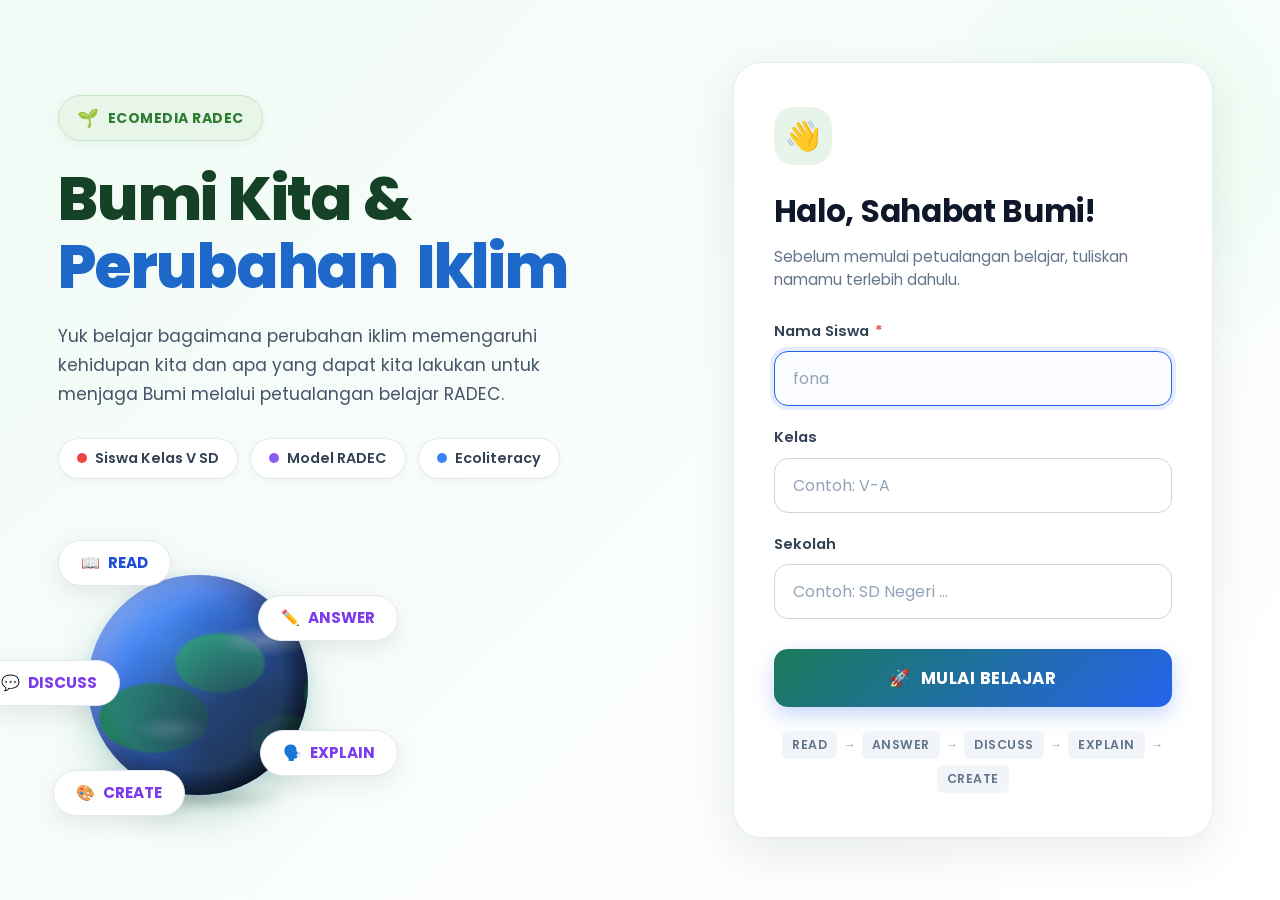
<file: index.html>
<!DOCTYPE html>
<html lang="id">
<head>
  <meta charset="UTF-8">
  <meta name="viewport" content="width=device-width, initial-scale=1.0">
  <title>ECOMEDIA RADEC — Bumi Kita &amp; Perubahan Iklim</title>
  
  <!-- Favicon / Meta -->
  <meta name="description" content="Media Pembelajaran Interaktif Siswa Kelas V SD Berbasis Model RADEC dan Ecoliteracy">
  
  <!-- Google Fonts: Poppins -->
  <link rel="preconnect" href="https://fonts.googleapis.com">
  <link rel="preconnect" href="https://fonts.gstatic.com" crossorigin>
  <link href="https://fonts.googleapis.com/css2?family=Poppins:ital,wght@0,300;0,400;0,500;0,600;0,700;0,800;1,400&display=swap" rel="stylesheet">
  
  <!-- Stylesheet -->
  <link rel="stylesheet" href="style.css">
</head>
<body>

  <!-- ======================================================== -->
  <!-- 1. HALAMAN AWAL (HOMEPAGE)                               -->
  <!-- ======================================================== -->
  <section id="page-home" class="page active" aria-label="Halaman Awal">
    <div class="home-container">
      
      <!-- Kolom Kiri -->
      <div class="home-left">
        <!-- Badge Pill Header -->
        <div class="badge-pill-eco">
          <span class="leaf-icon">🌱</span>
          <span>ECOMEDIA RADEC</span>
        </div>

        <!-- Heading 1 -->
        <h1 class="home-main-heading">
          <span class="text-forest">Bumi Kita &amp;</span>
          <span class="text-ocean">Perubahan</span>
          <span class="text-ocean">Iklim</span>
        </h1>

        <!-- Deskripsi Pengantar -->
        <p class="home-description">
          Yuk belajar bagaimana perubahan iklim memengaruhi kehidupan kita dan apa yang dapat kita lakukan untuk menjaga Bumi melalui petualangan belajar RADEC.
        </p>

        <!-- 3 Badge Pill Sejajar -->
        <div class="home-pills-row">
          <span class="pill-item pill-student">
            <span class="pill-dot red-dot"></span>
            Siswa Kelas V SD
          </span>
          <span class="pill-item pill-model">
            <span class="pill-dot purple-dot"></span>
            Model RADEC
          </span>
          <span class="pill-item pill-ecoliteracy">
            <span class="pill-dot blue-dot"></span>
            Ecoliteracy
          </span>
        </div>

        <!-- Ilustrasi Bola Dunia & Floating Badge -->
        <div class="globe-showcase-area">
          <div class="floating-pill pill-read-float">
            <span>📖</span> READ
          </div>
          <div class="floating-pill pill-answer-float">
            <span>✏️</span> ANSWER
          </div>
          <div class="floating-pill pill-discuss-float">
            <span>💬</span> DISCUSS
          </div>
          <div class="floating-pill pill-explain-float">
            <span>🗣️</span> EXPLAIN
          </div>
          <div class="floating-pill pill-create-float">
            <span>🎨</span> CREATE
          </div>

          <!-- Realistic 3D Earth Globe Visual -->
          <div class="earth-sphere-container" title="Bumi Kita">
            <div class="earth-glow"></div>
            <div class="earth-sphere">
              <div class="earth-map"></div>
              <div class="earth-clouds"></div>
              <div class="earth-shadow"></div>
            </div>
            <div class="earth-ground-shadow"></div>
          </div>
        </div>
      </div>

      <!-- Kolom Kanan (Card Form) -->
      <div class="home-right">
        <div class="login-card">
          <!-- Icon Sapaan -->
          <div class="card-wave-badge">
            <span>👋</span>
          </div>

          <h2 class="card-greeting-title">Halo, Sahabat Bumi!</h2>
          <p class="card-greeting-subtitle">
            Sebelum memulai petualangan belajar, tuliskan namamu terlebih dahulu.
          </p>

          <!-- Form Input -->
          <form id="form-mulai" autocomplete="off" novalidate>
            <div class="form-group">
              <label for="input-nama">Nama Siswa <span class="required-mark">*</span></label>
              <div class="input-wrapper">
                <input type="text" id="input-nama" placeholder="fona" required autofocus>
              </div>
            </div>

            <div class="form-group">
              <label for="input-kelas">Kelas</label>
              <div class="input-wrapper">
                <input type="text" id="input-kelas" placeholder="Contoh: V-A">
              </div>
            </div>

            <div class="form-group">
              <label for="input-sekolah">Sekolah</label>
              <div class="input-wrapper">
                <input type="text" id="input-sekolah" placeholder="Contoh: SD Negeri ...">
              </div>
            </div>

            <button type="submit" id="btn-mulai" class="btn-primary-gradient">
              <span>🚀</span> MULAI BELAJAR
            </button>
          </form>

          <!-- Step Path Indicator -->
          <div class="radec-steps-indicator">
            <span class="step-chip">READ</span>
            <span class="step-arrow">→</span>
            <span class="step-chip">ANSWER</span>
            <span class="step-arrow">→</span>
            <span class="step-chip">DISCUSS</span>
            <span class="step-arrow">→</span>
            <span class="step-chip">EXPLAIN</span>
            <span class="step-arrow">→</span>
            <span class="step-chip">CREATE</span>
          </div>
        </div>
      </div>

    </div>
  </section>


  <!-- ======================================================== -->
  <!-- 2. HALAMAN ORIENTASI BELAJAR                             -->
  <!-- ======================================================== -->
  <section id="page-orientasi" class="page" aria-label="Halaman Orientasi Belajar">
    
    <!-- Navbar Atas Orientasi -->
    <header class="orientasi-navbar">
      <div class="nav-brand-white">
        <span class="brand-icon">🌍</span>
        <span class="brand-text">ECOMEDIA RADEC</span>
      </div>
      <div class="nav-actions-orientasi">
        <button id="btn-back-home" class="btn-ghost-white" type="button">
          &larr; Halaman Pembuka
        </button>
        <button id="btn-to-journey" class="btn-solid-white" type="button">
          Learning Journey &rarr;
        </button>
      </div>
    </header>

    <!-- Konten Orientasi -->
    <div class="orientasi-main-content">
      <!-- Badge Halaman -->
      <div class="badge-pill-translucent">
        HALAMAN 2 &middot; ORIENTASI BELAJAR
      </div>

      <!-- Heading Sapaan -->
      <h1 class="orientasi-welcome-title">
        <span class="wave-icon-inline">👋</span> Halo, <span id="nama-orientasi">Sahabat</span>!
      </h1>

      <!-- Teks Pengantar -->
      <p class="orientasi-intro-text">
        Sebelum menjelajahi tahapan RADEC, kenali dulu cara belajar dan misi yang akan membantumu membaca hubungan manusia, lingkungan, dan perubahan iklim dengan lebih kritis.
      </p>

      <!-- Card Utama: Cara Belajar -->
      <article class="card-white cara-belajar-card">
        <div class="card-header-with-icon">
          <span class="card-header-icon">🧭</span>
          <h2 class="card-title-dark">Cara Belajar</h2>
        </div>
        <p class="card-desc-muted">
          Tiga kebiasaan sederhana ini akan membantumu mengikuti petualangan dengan nyaman.
        </p>

        <!-- Grid 3 Kolom Langkah -->
        <div class="cara-belajar-grid">
          <!-- Langkah 1 -->
          <div class="step-card-box">
            <div class="step-card-top">
              <span class="step-circle-badge">1</span>
              <span class="step-icon-top">🗺️</span>
            </div>
            <h3 class="step-box-title">Ikuti Tahapan</h3>
            <p class="step-box-desc">
              Ikuti pembelajaran secara berurutan mulai dari READ sampai CREATE.
            </p>
          </div>

          <!-- Langkah 2 -->
          <div class="step-card-box">
            <div class="step-card-top">
              <span class="step-circle-badge">2</span>
              <span class="step-icon-top">🔍</span>
            </div>
            <h3 class="step-box-title">Amati dan Pikirkan</h3>
            <p class="step-box-desc">
              Baca, amati gambar atau media, lalu pikirkan hubungan antara manusia dan lingkungan.
            </p>
          </div>

          <!-- Langkah 3 -->
          <div class="step-card-box">
            <div class="step-card-top">
              <span class="step-circle-badge">3</span>
              <span class="step-icon-top">💬</span>
            </div>
            <h3 class="step-box-title">Sampaikan dan Bertindak</h3>
            <p class="step-box-desc">
              Sampaikan pendapatmu, dengarkan teman, lalu tentukan tindakan yang dapat dilakukan untuk menjaga lingkungan.
            </p>
          </div>
        </div>

        <!-- Kotak Peringatan Kuning -->
        <div class="alert-box-yellow">
          <span class="alert-icon-bulb">💡</span>
          <div class="alert-text">
            <strong>Ingat!</strong> Tidak apa-apa jika jawabanmu berbeda dengan teman. Yang penting kamu dapat menjelaskan alasanmu dengan baik.
          </div>
        </div>
      </article>

      <!-- Card Misi Sahabat Bumi -->
      <article class="card-forest-green misi-card">
        <div class="misi-header">
          <span class="misi-icon">🌱</span>
          <h2 class="misi-title">Misi Sahabat Bumi</h2>
        </div>
        <p class="misi-desc">
          Dalam petualangan ini, kamu tidak hanya belajar tentang perubahan iklim. Kamu akan belajar melihat hubungan manusia dan alam, menemukan fakta di lingkungan sekitar, serta menyusun ide aksi nyata untuk menjaga kelestarian Bumi tercinta!
        </p>
      </article>

      <!-- Tombol Lanjut Cepat di Bawah -->
      <div class="orientasi-footer-action">
        <button id="btn-bottom-to-journey" class="btn-solid-white btn-large" type="button">
          Mulai Tahap 1: READ &rarr;
        </button>
      </div>

    </div>
  </section>


  <!-- ======================================================== -->
  <!-- 3. HALAMAN TAHAP 1: READ (DAFTAR MATERI)                 -->
  <!-- ======================================================== -->
  <section id="page-read" class="page" aria-label="Tahap 1: READ">

    <!-- Top Sticky Navbar -->
    <header class="app-top-navbar">
      <div class="navbar-inner-container">
        <!-- Menu Navigasi Pill -->
        <nav class="nav-pills-list" aria-label="Navigasi Tahapan">
          <button class="nav-pill-btn" id="kembali-ke-orientasi" type="button">
            <span>←</span> Kembali
          </button>
          <button class="nav-pill-btn" data-nav="panduan" type="button">
            <span>✅</span> Panduan &amp; Tujuan
          </button>
          <button class="nav-pill-btn" data-nav="peta" type="button">
            <span>🗺️</span> Peta RADEC
          </button>
          <button class="nav-pill-btn active" data-nav="read" type="button">
            <span>📖</span> Read
          </button>
          <button class="nav-pill-btn" data-nav="answer" type="button">
            <span>✏️</span> Answer
          </button>
          <button class="nav-pill-btn" data-nav="discuss" type="button">
            <span>💬</span> Discuss
          </button>
          <button class="nav-pill-btn" data-nav="explain" type="button">
            <span>🗣️</span> Explain
          </button>
          <button class="nav-pill-btn" data-nav="create" type="button">
            <span>🎨</span> Create
          </button>
        </nav>

        <!-- User Profile Pill -->
        <div class="nav-user-badge" id="btn-user-profile" title="Data Siswa">
          <span class="user-avatar-icon">👤</span>
          <span class="user-display-name" id="nama-navbar">fona</span>
        </div>
      </div>
    </header>

    <!-- Konten Utama Read -->
    <div class="read-page-container">

      <!-- Banner Biru Besar -->
      <section class="read-blue-banner">
        <div class="banner-pill-badge">
          TAHAP 1 &middot; READ (MEMBACA)
        </div>

        <h1 class="banner-main-title">
          Baca, Amati, Pahami, dan Ajukan Pertanyaanmu!
        </h1>

        <p class="banner-body-text">
          Belajarlah bertahap: baca satu materi, berhenti sejenak untuk berpikir, lalu gunakan video dan infografis sebagai sumber bukti. Kamu tidak perlu membuka semuanya sekaligus. Saat membaca dan mengamati, perhatikan hal-hal yang membuatmu penasaran &mdash; jika ada sesuatu yang ingin kamu ketahui lebih jauh, tuliskan pertanyaanmu pada kotak di akhir setiap materi.
        </p>

        <!-- 3 Badge Abu-abu / Putih -->
        <div class="banner-tags-row">
          <span class="banner-tag-pill active-tag">
            <span>📄</span> Teks Bacaan
          </span>
          <span class="banner-tag-pill">
            <span>🎬</span> Ecomedia
          </span>
          <span class="banner-tag-pill">
            <span>📊</span> Data Infografis
          </span>
        </div>
      </section>

      <!-- Card Putih Materi Bacaan -->
      <main class="card-white materi-selection-card">
        <div class="card-title-group">
          <span class="card-icon-lead">📰</span>
          <h2 class="card-title-dark">Materi Bacaan: Perubahan Iklim</h2>
        </div>

        <p class="materi-intro-paragraph">
          Ada 5 materi pokok. Buka <strong>satu materi pada satu waktu</strong>, cari ide pentingnya, lalu lanjutkan. Dengan membaca secara bertahap, kamu dapat memahami informasi dengan lebih baik dan menemukan hal-hal penting dari bacaan.
        </p>

        <!-- Info Boks Border Biru -->
        <div class="alert-box-blue">
          <span class="alert-icon-lead">💡</span>
          <div class="alert-box-content">
            Setelah membaca satu materi, <strong>berhentilah sejenak</strong>. Pikirkan: <em>"Apa yang sudah kupahami? Apa yang masih membuatku penasaran?"</em> Tuliskan pertanyaanmu pada kotak 💭 <strong>Apa yang Membuatmu Penasaran?</strong> di akhir materi.
          </div>
        </div>

        <!-- Grid 5 Kotak Materi -->
        <div class="materi-cards-grid">
          
          <!-- Materi 1 -->
          <div class="materi-item-card" data-materi="1" tabindex="0" role="button" aria-label="Buka Materi 1: Cuaca, Iklim, dan Musim">
            <div class="materi-card-badge-row">
              <span class="badge-materi-number">MATERI 1</span>
            </div>
            <div class="materi-card-icon-area">
              <span class="materi-big-icon">🌤️</span>
            </div>
            <h3 class="materi-item-title">Cuaca, Iklim, dan Musim</h3>
            <div class="materi-card-footer">
              <span class="materi-status-text" id="status-materi-1">Mulai Belajar &rarr;</span>
            </div>
          </div>

          <!-- Materi 2 -->
          <div class="materi-item-card" data-materi="2" tabindex="0" role="button" aria-label="Buka Materi 2: Atmosfer, Efek Rumah Kaca, dan Pemanasan Global">
            <div class="materi-card-badge-row">
              <span class="badge-materi-number">MATERI 2</span>
            </div>
            <div class="materi-card-icon-area">
              <span class="materi-big-icon">🌡️</span>
            </div>
            <h3 class="materi-item-title">Atmosfer, Efek Rumah Kaca, dan Pemanasan Global</h3>
            <div class="materi-card-footer">
              <span class="materi-status-text" id="status-materi-2">Mulai Belajar &rarr;</span>
            </div>
          </div>

          <!-- Materi 3 -->
          <div class="materi-item-card" data-materi="3" tabindex="0" role="button" aria-label="Buka Materi 3: Penyebab Perubahan Iklim">
            <div class="materi-card-badge-row">
              <span class="badge-materi-number">MATERI 3</span>
            </div>
            <div class="materi-card-icon-area">
              <span class="materi-big-icon">🏭</span>
            </div>
            <h3 class="materi-item-title">Penyebab Perubahan Iklim</h3>
            <div class="materi-card-footer">
              <span class="materi-status-text" id="status-materi-3">Mulai Belajar &rarr;</span>
            </div>
          </div>

          <!-- Materi 4 -->
          <div class="materi-item-card" data-materi="4" tabindex="0" role="button" aria-label="Buka Materi 4: Dampak Perubahan Iklim">
            <div class="materi-card-badge-row">
              <span class="badge-materi-number">MATERI 4</span>
            </div>
            <div class="materi-card-icon-area">
              <span class="materi-big-icon">🌊</span>
            </div>
            <h3 class="materi-item-title">Dampak Perubahan Iklim</h3>
            <div class="materi-card-footer">
              <span class="materi-status-text" id="status-materi-4">Mulai Belajar &rarr;</span>
            </div>
          </div>

          <!-- Materi 5 -->
          <div class="materi-item-card" data-materi="5" tabindex="0" role="button" aria-label="Buka Materi 5: Tindakan Ramah Lingkungan">
            <div class="materi-card-badge-row">
              <span class="badge-materi-number">MATERI 5</span>
            </div>
            <div class="materi-card-icon-area">
              <span class="materi-big-icon">♻️</span>
            </div>
            <h3 class="materi-item-title">Tindakan Ramah Lingkungan</h3>
            <div class="materi-card-footer">
              <span class="materi-status-text" id="status-materi-5">Mulai Belajar &rarr;</span>
            </div>
          </div>

        </div>
      </main>

    </div>
  </section>


  <!-- ======================================================== -->
  <!-- 4. HALAMAN ECOMEDIA (DALAM MATERI)                       -->
  <!-- ======================================================== -->
  <section id="page-ecomedia" class="page" aria-label="Halaman Ecomedia Materi">

    <!-- Top Sticky Navbar (Persisten) -->
    <header class="app-top-navbar">
      <div class="navbar-inner-container">
        <!-- Menu Navigasi Pill -->
        <nav class="nav-pills-list" aria-label="Navigasi Tahapan">
          <button class="nav-pill-btn" data-nav="panduan" type="button">
            <span>✅</span> Panduan &amp; Tujuan
          </button>
          <button class="nav-pill-btn" data-nav="peta" type="button">
            <span>🗺️</span> Peta RADEC
          </button>
          <button class="nav-pill-btn active" data-nav="read" type="button">
            <span>📖</span> Read
          </button>
          <button class="nav-pill-btn" data-nav="answer" type="button">
            <span>✏️</span> Answer
          </button>
          <button class="nav-pill-btn" data-nav="discuss" type="button">
            <span>💬</span> Discuss
          </button>
          <button class="nav-pill-btn" data-nav="explain" type="button">
            <span>🗣️</span> Explain
          </button>
          <button class="nav-pill-btn" data-nav="create" type="button">
            <span>🎨</span> Create
          </button>
        </nav>

        <!-- User Profile Pill -->
        <div class="nav-user-badge" id="btn-user-profile-eco" title="Data Siswa">
          <span class="user-avatar-icon">👤</span>
          <span class="user-display-name" id="nama-navbar-eco">fona</span>
        </div>
      </div>
    </header>

    <!-- Konten Ecomedia -->
    <div class="ecomedia-page-container">

      <!-- Bar Navigasi Kembali & Breadcrumb -->
      <div class="ecomedia-top-bar">
        <button id="btn-back-materi" class="btn-back-pill" type="button">
          &larr; Kembali ke Daftar Materi
        </button>

        <div class="materi-progress-indicator">
          <span class="current-badge-pill" id="eco-materi-pill">Materi 1 dari 5</span>
        </div>
      </div>

      <!-- Card Utama Ecomedia -->
      <main class="card-white ecomedia-main-card">
        
        <!-- Header Card -->
        <div class="ecomedia-card-header">
          <div class="ecomedia-title-row">
            <span class="ecomedia-header-icon">🎬</span>
            <h1 class="ecomedia-card-title">Ecomedia</h1>
          </div>
          <span class="materi-active-tag" id="eco-active-materi-tag">Materi 1: Cuaca, Iklim, dan Musim</span>
        </div>

        <!-- Video Player Element -->
        <div class="video-player-container">
          <div class="video-responsive-wrapper">
            <!-- HTML5 Video element -->
            <video id="eco-video-player" controls preload="metadata" playsinline poster="">
              <source id="eco-video-source" src="" type="video/mp4">
              Browser Anda tidak mendukung pemutar video HTML5.
            </video>

            <!-- Scenic Interactive Video Backdrop / Fallback Artwork -->
            <div class="video-custom-overlay" id="video-custom-overlay">
              <div class="video-landscape-art">
                <div class="art-mountain-layer"></div>
                <div class="art-valley-layer"></div>
                <div class="art-ricefields-layer"></div>
                <div class="art-houses-layer"></div>
              </div>
              <button class="video-overlay-play-btn" id="btn-overlay-play" aria-label="Putar Video">
                <span class="play-triangle">▶</span>
              </button>
              <div class="video-overlay-caption">
                <span id="overlay-video-title">Video Pembelajaran Ecomedia</span>
                <span class="video-duration-badge" id="overlay-video-duration">2:38</span>
              </div>
            </div>
          </div>
        </div>

        <!-- Ringkasan Teks Materi Singkat -->
        <div class="materi-text-summary-box">
          <h3 class="summary-title" id="summary-materi-title">📌 Intisari Materi</h3>
          <p class="summary-content" id="summary-materi-text">
            Memuat ringkasan materi...
          </p>
        </div>

        <!-- Kotak Instruksi Hijau Muda -->
        <div class="alert-box-green">
          <div class="alert-green-left-icon">
            <span class="lens-search-icon">🔍</span>
          </div>
          <div class="alert-green-text-content">
            <h3 class="alert-green-heading">
              Setelah Menonton, Amati Video dengan Empat Lensa Ecomedia
            </h3>
            <p class="alert-green-desc">
              Gunakan empat lensa di bawah ini untuk melihat pesan dan nilai dalam video, siapa yang berperan, bahan, energi, dan limbah yang terkait dengan media, serta apa yang kamu rasakan atau ingin lakukan setelah menontonnya.
            </p>
          </div>
        </div>

        <!-- Bagian 4 Lensa Ecomedia -->
        <section class="empat-lensa-section" aria-label="Empat Lensa Ecomedia">
          <div class="lensa-section-header">
            <span class="sparkle-icon">✨</span>
            <h2 class="lensa-section-title">Empat Lensa Ecomedia</h2>
          </div>

          <!-- Tab Menu 4 Lensa -->
          <div class="lensa-tabs-nav" role="tablist">
            <!-- Lensa 1: Cerita & Nilai -->
            <button class="lensa-tab-btn active" data-lensa="cerita" role="tab" aria-selected="true" aria-controls="lensa-content-panel">
              <span class="tab-icon">📖</span>
              <span class="tab-label">Cerita &amp; Nilai</span>
            </button>

            <!-- Lensa 2: Siapa yang Berperan? -->
            <button class="lensa-tab-btn" data-lensa="peran" role="tab" aria-selected="false" aria-controls="lensa-content-panel">
              <span class="tab-icon">👥</span>
              <span class="tab-label">Siapa yang Berperan?</span>
            </button>

            <!-- Lensa 3: Bahan, Energi & Limbah -->
            <button class="lensa-tab-btn" data-lensa="limbah" role="tab" aria-selected="false" aria-controls="lensa-content-panel">
              <span class="tab-icon">🔋</span>
              <span class="tab-label">Bahan, Energi &amp; Limbah</span>
            </button>

            <!-- Lensa 4: Pengalaman Kita -->
            <button class="lensa-tab-btn" data-lensa="pengalaman" role="tab" aria-selected="false" aria-controls="lensa-content-panel">
              <span class="tab-icon">❤️</span>
              <span class="tab-label">Pengalaman Kita</span>
            </button>
          </div>

          <!-- Konten Lensa Aktif -->
          <div class="lensa-content-container" id="lensa-content-panel" role="tabpanel">
            <div class="lensa-guidance-box" id="lensa-guidance-box">
              <span class="guide-tag">Panduan Pengamatan:</span>
              <span class="guide-prompt-text" id="lensa-guide-text">
                Apa cerita utama dalam video ini? Nilai atau pesan penting apa yang ingin disampaikan tentang lingkungan?
              </span>
            </div>

            <!-- Textarea Pengamatan -->
            <div class="textarea-field-wrapper">
              <textarea 
                id="lensa-textarea" 
                rows="6" 
                placeholder="Tuliskan pengamatan dan pemikiranmu di sini..."
                aria-label="Catatan Pengamatan Lensa"
              ></textarea>
            </div>

            <!-- Autosave & Character Counter Bar -->
            <div class="lensa-status-bar">
              <div class="save-indicator" id="save-indicator">
                <span class="save-dot"></span>
                <span class="save-text">Tersimpan otomatis di browser</span>
              </div>
              <div class="char-counter">
                <span id="char-count">0</span> karakter
              </div>
            </div>
          </div>
        </section>

        <!-- Kotak Apa yang Membuatmu Penasaran? -->
        <section class="curiosity-section" aria-label="Pertanyaan Rasa Ingin Tahu">
          <div class="curiosity-box">
            <div class="curiosity-header">
              <span class="curiosity-icon">💭</span>
              <h3 class="curiosity-title">Apa yang Membuatmu Penasaran?</h3>
            </div>
            <p class="curiosity-subtext">
              Tuliskan pertanyaanmu jika ada hal yang masih membuatmu penasaran dan ingin kamu tanyakan pada guru atau teman:
            </p>
            <div class="textarea-field-wrapper">
              <textarea 
                id="penasaran-textarea" 
                rows="3" 
                placeholder="Contoh: Mengapa gas rumah kaca bisa bertahan sangat lama di atmosfer?..."
                aria-label="Pertanyaan yang membuatmu penasaran"
              ></textarea>
            </div>
            <div class="curiosity-footer">
              <span class="curiosity-save-badge" id="curiosity-save-badge">Pertanyaan disimpan</span>
            </div>
          </div>
        </section>

        <!-- Footer Navigasi Materi -->
        <div class="ecomedia-nav-footer">
          <button id="btn-prev-materi" class="btn-secondary-pill" type="button">
            &larr; Materi Sebelumnya
          </button>
          
          <button id="btn-next-materi" class="btn-primary-gradient" type="button">
            Materi Berikutnya &rarr;
          </button>
        </div>

      </main>

    </div>
  </section>


  <!-- ======================================================== -->
  <!-- MODAL DIALOGS (PANDUAN, PETA RADEC, TAHAPAN RADEC)      -->
  <!-- ======================================================== -->
  
  <!-- Modal: Panduan & Tujuan Pembelajaran -->
  <div id="modal-panduan" class="modal-backdrop" aria-hidden="true" role="dialog" aria-labelledby="modal-panduan-title">
    <div class="modal-card">
      <div class="modal-header">
        <h2 id="modal-panduan-title" class="modal-title">
          <span>✅</span> Panduan &amp; Tujuan Pembelajaran
        </h2>
        <button class="modal-close-btn" data-close-modal="modal-panduan" aria-label="Tutup">&times;</button>
      </div>
      <div class="modal-body">
        <div class="modal-info-section">
          <h3>🎯 Capaian Pembelajaran (Kelas V SD)</h3>
          <p>
            Peserta didik memahami gejala perubahan cuaca dan iklim, penyebab terjadinya pemanasan global, pengaruhnya terhadap ekosistem serta upaya pelestarian lingkungan melalui literasi media ramah lingkungan (Ecoliteracy).
          </p>
        </div>
        <div class="modal-info-section">
          <h3>🌱 4 Lensa Ecomedia</h3>
          <ul class="modal-bullet-list">
            <li><strong>Cerita &amp; Nilai:</strong> Menemukan pesan dan pesan moral terkait kepedulian alam.</li>
            <li><strong>Siapa yang Berperan:</strong> Mengidentifikasi tokoh manusia, hewan, atau masyarakat yang terlibat.</li>
            <li><strong>Bahan, Energi &amp; Limbah:</strong> Menganalisis sumber daya alam yang dipakai dan sisa buangannya.</li>
            <li><strong>Pengalaman Kita:</strong> Mengaitkan video dengan lingkungan kehidupan sehari-hari di sekitar kita.</li>
          </ul>
        </div>
      </div>
      <div class="modal-footer">
        <button class="btn-primary-gradient btn-modal-confirm" data-close-modal="modal-panduan" type="button">
          Saya Mengerti
        </button>
      </div>
    </div>
  </div>

  <!-- Modal: Peta RADEC -->
  <div id="modal-peta" class="modal-backdrop" aria-hidden="true" role="dialog" aria-labelledby="modal-peta-title">
    <div class="modal-card modal-large">
      <div class="modal-header">
        <h2 id="modal-peta-title" class="modal-title">
          <span>🗺️</span> Peta Alur Belajar RADEC
        </h2>
        <button class="modal-close-btn" data-close-modal="modal-peta" aria-label="Tutup">&times;</button>
      </div>
      <div class="modal-body">
        <div class="radec-roadmap-visual">
          <!-- Step 1: Read -->
          <div class="roadmap-step current">
            <div class="step-badge-circ">R</div>
            <div class="roadmap-step-content">
              <h4>1. READ</h4>
              <p>Membaca teks, mengamati video ecomedia &amp; infografis.</p>
            </div>
          </div>
          <div class="roadmap-arrow">&rarr;</div>

          <!-- Step 2: Answer -->
          <div class="roadmap-step">
            <div class="step-badge-circ">A</div>
            <div class="roadmap-step-content">
              <h4>2. ANSWER</h4>
              <p>Menjawab pertanyaan pra-pembelajaran secara mandiri.</p>
            </div>
          </div>
          <div class="roadmap-arrow">&rarr;</div>

          <!-- Step 3: Discuss -->
          <div class="roadmap-step">
            <div class="step-badge-circ">D</div>
            <div class="roadmap-step-content">
              <h4>3. DISCUSS</h4>
              <p>Berdiskusi dalam kelompok untuk memecahkan masalah.</p>
            </div>
          </div>
          <div class="roadmap-arrow">&rarr;</div>

          <!-- Step 4: Explain -->
          <div class="roadmap-step">
            <div class="step-badge-circ">E</div>
            <div class="roadmap-step-content">
              <h4>4. EXPLAIN</h4>
              <p>Menjelaskan ide dan temuan solusi di depan kelas.</p>
            </div>
          </div>
          <div class="roadmap-arrow">&rarr;</div>

          <!-- Step 5: Create -->
          <div class="roadmap-step">
            <div class="step-badge-circ">C</div>
            <div class="roadmap-step-content">
              <h4>5. CREATE</h4>
              <p>Membuat karya aksi nyata penyelamatan lingkungan.</p>
            </div>
          </div>
        </div>
      </div>
      <div class="modal-footer">
        <button class="btn-primary-gradient btn-modal-confirm" data-close-modal="modal-peta" type="button">
          Kembali ke Pembelajaran
        </button>
      </div>
    </div>
  </div>

  <!-- Modal: Info Tahap Lainnya -->
  <div id="modal-info-tahap" class="modal-backdrop" aria-hidden="true" role="dialog" aria-labelledby="modal-info-title">
    <div class="modal-card">
      <div class="modal-header">
        <h2 id="modal-info-title" class="modal-title">Informasi Tahapan</h2>
        <button class="modal-close-btn" data-close-modal="modal-info-tahap" aria-label="Tutup">&times;</button>
      </div>
      <div class="modal-body">
        <div class="tahap-icon-big" id="modal-tahap-icon">✏️</div>
        <h3 id="modal-tahap-name" class="modal-tahap-name">Tahap ANSWER</h3>
        <p id="modal-tahap-desc" class="modal-tahap-desc">
          Selesaikan terlebih dahulu pengamatan materi pada tahap READ untuk membuka tahap ini.
        </p>
      </div>
      <div class="modal-footer">
        <button class="btn-primary-gradient btn-modal-confirm" data-close-modal="modal-info-tahap" type="button">
          Oke, Lanjutkan Read
        </button>
      </div>
    </div>
  </div>

  <!-- Toast Notification -->
  <div id="app-toast" class="toast-notification" aria-live="polite">
    <span class="toast-icon">✨</span>
    <span class="toast-message" id="toast-message">Pesan notifikasi</span>
  </div>

  <!-- Script JS -->
  <script src="script.js"></script>
</body>
</html>
</file>
<file: style.css>
/* ============================================================
   ECOMEDIA RADEC — style.css
   Modern, Child-Friendly, Pure Vanilla CSS3
   Single Page Application Stylesheet
   ============================================================ */

/* ------------------------------------------------------------
   1. CSS VARIABLES (DESIGN TOKENS)
   ------------------------------------------------------------ */
:root {
  /* Green Palette */
  --color-green-darkest: #133e24;
  --color-green-dark: #154226;
  --color-green-primary: #1b7a5a;
  --color-green-emerald: #2e7d32;
  --color-green-leaf: #22c55e;
  --color-green-mint: #e8f5e9;
  --color-green-lightest: #f0fdf4;
  --color-green-border: #bbf7d0;

  /* Blue Palette */
  --color-blue-dark: #16417d;
  --color-blue-primary: #1952a5;
  --color-blue-ocean: #1d68c9;
  --color-blue-vibrant: #2563eb;
  --color-blue-light: #e3f2fd;
  --color-blue-soft: #eff6ff;
  --color-blue-border: #bfdbfe;

  /* Teal / Orientasi Background Gradient */
  --color-teal-deep: #134636;
  --color-teal-ocean: #175562;

  /* Lensa Accent Colors */
  --lensa-cerita: #22c55e;
  --lensa-peran: #3b82f6;
  --lensa-limbah: #f59e0b;
  --lensa-pengalaman: #ef4444;

  /* Neutral & Grayscale */
  --color-text-main: #1e293b;
  --color-text-muted: #64748b;
  --color-text-light: #94a3b8;
  --color-bg-page: #f8fafc;
  --color-bg-white: #ffffff;
  --color-border-subtle: #e2e8f0;

  /* Alert Colors */
  --color-yellow-bg: #fffbeb;
  --color-yellow-border: #fcd34d;
  --color-yellow-text: #92400e;

  /* Shadows */
  --shadow-sm: 0 2px 6px rgba(0, 0, 0, 0.04);
  --shadow-md: 0 4px 16px rgba(0, 0, 0, 0.06);
  --shadow-lg: 0 10px 30px rgba(0, 0, 0, 0.08);
  --shadow-card: 0 15px 45px rgba(15, 23, 42, 0.08);
  --shadow-elevated: 0 20px 50px rgba(0, 0, 0, 0.12);

  /* Border Radii */
  --radius-sm: 8px;
  --radius-md: 14px;
  --radius-lg: 20px;
  --radius-xl: 28px;
  --radius-full: 9999px;

  /* Typography */
  --font-family: 'Poppins', -apple-system, BlinkMacSystemFont, 'Segoe UI', Roboto, Helvetica, Arial, sans-serif;
  --transition-smooth: all 0.28s cubic-bezier(0.4, 0, 0.2, 1);
}

/* ------------------------------------------------------------
   2. RESET & BASE STYLES
   ------------------------------------------------------------ */
*, *::before, *::after {
  box-sizing: border-box;
  margin: 0;
  padding: 0;
}

html {
  scroll-behavior: smooth;
  font-size: 16px;
}

body {
  font-family: var(--font-family);
  color: var(--color-text-main);
  background-color: var(--color-bg-page);
  line-height: 1.6;
  -webkit-font-smoothing: antialiased;
  -moz-osx-font-smoothing: grayscale;
  overflow-x: hidden;
}

button {
  font-family: inherit;
  cursor: pointer;
  border: none;
  outline: none;
}

input, textarea {
  font-family: inherit;
  font-size: 1rem;
}

/* ------------------------------------------------------------
   3. SPA PAGE NAVIGATION SYSTEM
   ------------------------------------------------------------ */
.page {
  display: none;
  min-height: 100vh;
  width: 100%;
}

.page.active {
  display: block;
  animation: pageFadeSlideIn 0.35s ease-out forwards;
}

@keyframes pageFadeSlideIn {
  from {
    opacity: 0;
    transform: translateY(12px);
  }
  to {
    opacity: 1;
    transform: translateY(0);
  }
}

/* ------------------------------------------------------------
   4. HALAMAN 1: HOMEPAGE (#page-home)
   ------------------------------------------------------------ */
#page-home {
  background: linear-gradient(135deg, #f0fbf5 0%, #f7fcfa 40%, #ffffff 100%);
  position: relative;
  overflow: hidden;
}

/* Decorative subtle background leaves/clouds */
#page-home::before {
  content: '';
  position: absolute;
  top: -100px;
  right: -100px;
  width: 500px;
  height: 500px;
  background: radial-gradient(circle, rgba(187, 247, 208, 0.3) 0%, rgba(240, 253, 244, 0) 70%);
  border-radius: 50%;
  pointer-events: none;
}

.home-container {
  max-width: 1260px;
  margin: 0 auto;
  min-height: 100vh;
  padding: 40px 48px;
  display: flex;
  align-items: center;
  gap: 56px;
}

/* --- Left Column --- */
.home-left {
  flex: 1.1;
  display: flex;
  flex-direction: column;
  position: relative;
}

/* Badge Pill Eco */
.badge-pill-eco {
  display: inline-flex;
  align-items: center;
  gap: 8px;
  background: #e8f5e9;
  border: 1px solid #c8e6c9;
  color: #2e7d32;
  padding: 8px 18px;
  border-radius: var(--radius-full);
  font-size: 0.88rem;
  font-weight: 700;
  letter-spacing: 0.5px;
  width: fit-content;
  box-shadow: 0 2px 8px rgba(46, 125, 50, 0.08);
}

.leaf-icon {
  font-size: 1.1rem;
}

/* Main Title */
.home-main-heading {
  font-size: 3.8rem;
  font-weight: 800;
  line-height: 1.12;
  margin-top: 24px;
  margin-bottom: 20px;
  letter-spacing: -0.02em;
}

.text-forest {
  display: block;
  color: var(--color-green-dark);
}

.text-ocean {
  color: var(--color-blue-ocean);
  margin-right: 8px;
}

/* Description */
.home-description {
  font-size: 1.08rem;
  color: #475569;
  line-height: 1.7;
  max-width: 560px;
  margin-bottom: 28px;
}

/* 3 Pills Row */
.home-pills-row {
  display: flex;
  gap: 12px;
  flex-wrap: wrap;
  margin-bottom: 36px;
}

.pill-item {
  display: inline-flex;
  align-items: center;
  gap: 8px;
  background: #ffffff;
  border: 1px solid var(--color-border-subtle);
  border-radius: var(--radius-full);
  padding: 8px 18px;
  font-size: 0.9rem;
  font-weight: 600;
  color: #334155;
  box-shadow: var(--shadow-sm);
  transition: var(--transition-smooth);
}

.pill-item:hover {
  transform: translateY(-2px);
  box-shadow: var(--shadow-md);
  border-color: #cbd5e1;
}

.pill-dot {
  width: 10px;
  height: 10px;
  border-radius: 50%;
  display: inline-block;
}

.red-dot { background-color: #ef4444; }
.purple-dot { background-color: #8b5cf6; }
.blue-dot { background-color: #3b82f6; }

/* Globe Showcase & Floating Badges */
.globe-showcase-area {
  position: relative;
  width: 320px;
  height: 280px;
  margin-top: 10px;
  display: flex;
  align-items: flex-end;
}

/* Floating Pills */
.floating-pill {
  position: absolute;
  background: #ffffff;
  border: 1px solid #e2e8f0;
  border-radius: var(--radius-full);
  padding: 10px 22px;
  font-size: 0.95rem;
  font-weight: 700;
  display: inline-flex;
  align-items: center;
  gap: 8px;
  box-shadow: 0 8px 24px rgba(0, 0, 0, 0.08);
  z-index: 5;
  animation: floatBounce 4s ease-in-out infinite;
}

.pill-read-float {
  top: 15px;
  left: 0;
  color: #1d4ed8;
}

.pill-answer-float {
  top: 70px;
  right: -20px;
  color: #7c3aed;
  animation-delay: -2s;
}

.pill-discuss-float {
  top: 135px;
  left: -80px;
  color: #7c3aed;
  animation-delay: -4s;
}
.pill-explain-float {
  top: 205px;
  right: -20px;
  color: #7c3aed;
  animation-delay: -6s;
}
.pill-create-float {
  top: 245px;
  left: -5px;
  color: #7c3aed;
  animation-delay: -8s;
}

@keyframes floatBounce {
  0%, 100% {
    transform: translateY(0);
  }
  50% {
    transform: translateY(-8px);
  }
}

/* 3D Realistic Earth Globe */
.earth-sphere-container {
  position: relative;
  width: 220px;
  height: 220px;
  margin-left: 30px;
  margin-bottom: 10px;
}

.earth-sphere {
  width: 100%;
  height: 100%;
  border-radius: 50%;
  position: relative;
  overflow: hidden;
  box-shadow: 
    inset -30px -30px 50px rgba(0, 0, 0, 0.6),
    inset 15px 15px 30px rgba(255, 255, 255, 0.4),
    0 20px 40px rgba(27, 122, 90, 0.25);
  background: radial-gradient(circle at 35% 30%, #3b82f6 0%, #1d4ed8 50%, #0f2b6b 100%);
  animation: subtleSpin 45s linear infinite;
}

.earth-glow {
  position: absolute;
  top: -10px;
  left: -10px;
  right: -10px;
  bottom: -10px;
  border-radius: 50%;
  background: radial-gradient(circle, rgba(96, 165, 250, 0.3) 50%, rgba(59, 130, 246, 0) 70%);
  pointer-events: none;
  z-index: 1;
}

/* Stylized Continents on Earth */
.earth-map {
  position: absolute;
  top: 0;
  left: 0;
  width: 200%;
  height: 100%;
  background-image: 
    radial-gradient(ellipse 45px 30px at 30% 40%, #22c55e 98%, transparent 100%),
    radial-gradient(ellipse 70px 50px at 65% 55%, #16a34a 98%, transparent 100%),
    radial-gradient(ellipse 55px 35px at 15% 65%, #15803d 98%, transparent 100%),
    radial-gradient(ellipse 40px 25px at 85% 30%, #4ade80 98%, transparent 100%),
    radial-gradient(ellipse 35px 25px at 45% 75%, #166534 98%, transparent 100%),
    radial-gradient(ellipse 60px 45px at 115% 45%, #22c55e 98%, transparent 100%),
    radial-gradient(ellipse 50px 30px at 150% 60%, #15803d 98%, transparent 100%);
  opacity: 0.95;
  filter: blur(1px);
}

.earth-clouds {
  position: absolute;
  top: 0;
  left: 0;
  width: 200%;
  height: 100%;
  background-image: 
    radial-gradient(ellipse 60px 20px at 40% 30%, rgba(255, 255, 255, 0.7) 0%, transparent 80%),
    radial-gradient(ellipse 90px 25px at 70% 60%, rgba(255, 255, 255, 0.6) 0%, transparent 80%),
    radial-gradient(ellipse 50px 18px at 20% 70%, rgba(255, 255, 255, 0.5) 0%, transparent 80%),
    radial-gradient(ellipse 80px 22px at 130% 40%, rgba(255, 255, 255, 0.6) 0%, transparent 80%);
  animation: cloudShift 30s linear infinite;
  opacity: 0.85;
}

.earth-shadow {
  position: absolute;
  top: 0;
  left: 0;
  width: 100%;
  height: 100%;
  border-radius: 50%;
  background: radial-gradient(circle at 75% 75%, rgba(0, 0, 0, 0.75) 20%, rgba(0, 0, 0, 0) 65%);
  pointer-events: none;
}

.earth-ground-shadow {
  position: absolute;
  bottom: -15px;
  left: 20px;
  width: 180px;
  height: 25px;
  background: radial-gradient(ellipse, rgba(0, 30, 15, 0.25) 0%, rgba(0, 0, 0, 0) 70%);
  border-radius: 50%;
  filter: blur(4px);
  z-index: 0;
}

@keyframes cloudShift {
  0% { transform: translateX(0); }
  100% { transform: translateX(-50%); }
}

@keyframes subtleSpin {
  0% { transform: rotate(0deg); }
  100% { transform: rotate(360deg); }
}

/* --- Right Column: Card Form --- */
.home-right {
  flex: 0.9;
  display: flex;
  justify-content: center;
}

.login-card {
  width: 100%;
  max-width: 480px;
  background: #ffffff;
  border-radius: var(--radius-xl);
  padding: 44px 40px;
  box-shadow: var(--shadow-card);
  border: 1px solid rgba(226, 232, 240, 0.8);
  position: relative;
  transition: var(--transition-smooth);
}

.login-card:hover {
  box-shadow: var(--shadow-elevated);
}

.card-wave-badge {
  width: 58px;
  height: 58px;
  background: #e6f4ea;
  border-radius: var(--radius-lg);
  display: flex;
  align-items: center;
  justify-content: center;
  font-size: 1.8rem;
  margin-bottom: 22px;
}

.card-greeting-title {
  font-size: 1.95rem;
  font-weight: 700;
  color: #0f172a;
  letter-spacing: -0.01em;
  margin-bottom: 8px;
}

.card-greeting-subtitle {
  font-size: 0.95rem;
  color: var(--color-text-muted);
  line-height: 1.55;
  margin-bottom: 28px;
}

/* Form Styling */
.form-group {
  margin-bottom: 20px;
}

.form-group label {
  display: block;
  font-size: 0.92rem;
  font-weight: 600;
  color: #334155;
  margin-bottom: 8px;
}

.required-mark {
  color: #ef4444;
  margin-left: 2px;
}

.input-wrapper input {
  width: 100%;
  padding: 14px 18px;
  border: 1.5px solid #cbd5e1;
  border-radius: var(--radius-md);
  font-size: 1rem;
  color: #0f172a;
  background-color: #ffffff;
  transition: var(--transition-smooth);
}

.input-wrapper input::placeholder {
  color: #94a3b8;
}

.input-wrapper input:focus {
  outline: none;
  border-color: var(--color-blue-vibrant);
  box-shadow: 0 0 0 4px rgba(37, 99, 235, 0.12);
  background-color: #fafcff;
}

/* Primary Gradient Button */
.btn-primary-gradient {
  width: 100%;
  padding: 16px 24px;
  background: linear-gradient(135deg, #1b7a5a 0%, #2563eb 100%);
  color: #ffffff;
  font-size: 1.05rem;
  font-weight: 700;
  border-radius: var(--radius-md);
  display: inline-flex;
  align-items: center;
  justify-content: center;
  gap: 10px;
  letter-spacing: 0.5px;
  box-shadow: 0 8px 20px rgba(37, 99, 235, 0.25);
  transition: var(--transition-smooth);
  margin-top: 10px;
}

.btn-primary-gradient:hover {
  transform: translateY(-2px);
  box-shadow: 0 12px 28px rgba(37, 99, 235, 0.35);
  filter: brightness(1.05);
}

.btn-primary-gradient:active {
  transform: translateY(0);
}

/* Step Path Indicator */
.radec-steps-indicator {
  display: flex;
  align-items: center;
  justify-content: center;
  gap: 6px;
  margin-top: 24px;
  flex-wrap: wrap;
}

.step-chip {
  font-size: 0.78rem;
  font-weight: 600;
  color: #64748b;
  background: #f1f5f9;
  padding: 4px 10px;
  border-radius: 6px;
  letter-spacing: 0.5px;
}

.step-arrow {
  color: #94a3b8;
  font-size: 0.78rem;
}

/* ------------------------------------------------------------
   5. HALAMAN 2: ORIENTASI BELAJAR (#page-orientasi)
   ------------------------------------------------------------ */
#page-orientasi {
  background: linear-gradient(135deg, var(--color-teal-deep) 0%, var(--color-teal-ocean) 100%);
  color: #ffffff;
  min-height: 100vh;
}

/* Navbar Orientasi */
.orientasi-navbar {
  max-width: 1100px;
  margin: 0 auto;
  padding: 24px 32px;
  display: flex;
  justify-content: space-between;
  align-items: center;
}

.nav-brand-white {
  display: flex;
  align-items: center;
  gap: 10px;
  font-size: 1.15rem;
  font-weight: 700;
  color: #ffffff;
  letter-spacing: 0.5px;
}

.nav-actions-orientasi {
  display: flex;
  gap: 14px;
}

.btn-ghost-white {
  padding: 10px 22px;
  background: rgba(255, 255, 255, 0.12);
  border: 1px solid rgba(255, 255, 255, 0.35);
  border-radius: var(--radius-full);
  color: #ffffff;
  font-size: 0.92rem;
  font-weight: 600;
  backdrop-filter: blur(8px);
  transition: var(--transition-smooth);
}

.btn-ghost-white:hover {
  background: rgba(255, 255, 255, 0.22);
  border-color: #ffffff;
  transform: translateY(-2px);
}

.btn-solid-white {
  padding: 10px 24px;
  background: #ffffff;
  border-radius: var(--radius-full);
  color: #0f172a;
  font-size: 0.92rem;
  font-weight: 700;
  box-shadow: 0 4px 16px rgba(0, 0, 0, 0.15);
  transition: var(--transition-smooth);
}

.btn-solid-white:hover {
  background: #f8fafc;
  transform: translateY(-2px);
  box-shadow: 0 8px 24px rgba(0, 0, 0, 0.2);
}

.btn-large {
  padding: 16px 36px;
  font-size: 1.05rem;
}

/* Main Orientasi Content */
.orientasi-main-content {
  max-width: 960px;
  margin: 0 auto;
  padding: 20px 32px 70px;
}

.badge-pill-translucent {
  display: inline-block;
  background: rgba(255, 255, 255, 0.18);
  border: 1px solid rgba(255, 255, 255, 0.25);
  color: #ffffff;
  padding: 6px 18px;
  border-radius: var(--radius-full);
  font-size: 0.82rem;
  font-weight: 700;
  letter-spacing: 0.8px;
  margin-bottom: 20px;
  backdrop-filter: blur(6px);
}

.orientasi-welcome-title {
  font-size: 3.2rem;
  font-weight: 800;
  color: #ffffff;
  line-height: 1.18;
  margin-bottom: 16px;
  letter-spacing: -0.01em;
}

.wave-icon-inline {
  display: inline-block;
  animation: waveArm 2.5s infinite;
  transform-origin: 70% 70%;
}

@keyframes waveArm {
  0% { transform: rotate(0deg); }
  10% { transform: rotate(14deg); }
  20% { transform: rotate(-8deg); }
  30% { transform: rotate(14deg); }
  40% { transform: rotate(-4deg); }
  50% { transform: rotate(10deg); }
  60% { transform: rotate(0deg); }
  100% { transform: rotate(0deg); }
}

.orientasi-intro-text {
  font-size: 1.15rem;
  line-height: 1.7;
  color: rgba(255, 255, 255, 0.92);
  margin-bottom: 36px;
  max-width: 820px;
}

/* Card General Components */
.card-white {
  background: #ffffff;
  border-radius: var(--radius-xl);
  padding: 40px;
  color: var(--color-text-main);
  box-shadow: 0 16px 40px rgba(0, 0, 0, 0.12);
  margin-bottom: 28px;
}

.card-header-with-icon {
  display: flex;
  align-items: center;
  gap: 12px;
  margin-bottom: 8px;
}

.card-header-icon {
  font-size: 1.6rem;
}

.card-title-dark {
  font-size: 1.7rem;
  font-weight: 700;
  color: #0f172a;
}

.card-desc-muted {
  font-size: 1rem;
  color: var(--color-text-muted);
  margin-bottom: 30px;
}

/* Cara Belajar 3-Column Grid */
.cara-belajar-grid {
  display: grid;
  grid-template-columns: repeat(3, 1fr);
  gap: 20px;
  margin-bottom: 28px;
}

.step-card-box {
  background: #fbfdfc;
  border: 1.5px solid #e2f0e6;
  border-radius: var(--radius-lg);
  padding: 24px;
  transition: var(--transition-smooth);
}

.step-card-box:hover {
  transform: translateY(-4px);
  border-color: #86efac;
  box-shadow: 0 8px 24px rgba(27, 122, 90, 0.08);
}

.step-card-top {
  display: flex;
  justify-content: space-between;
  align-items: center;
  margin-bottom: 18px;
}

.step-circle-badge {
  width: 36px;
  height: 36px;
  background: #1e3a29;
  color: #ffffff;
  border-radius: 50%;
  display: flex;
  align-items: center;
  justify-content: center;
  font-weight: 700;
  font-size: 1rem;
}

.step-icon-top {
  font-size: 1.5rem;
}

.step-box-title {
  font-size: 1.15rem;
  font-weight: 700;
  color: #0f172a;
  margin-bottom: 10px;
}

.step-box-desc {
  font-size: 0.92rem;
  color: #475569;
  line-height: 1.6;
}

/* Yellow Alert Box */
.alert-box-yellow {
  background: var(--color-yellow-bg);
  border: 1.5px dashed var(--color-yellow-border);
  border-radius: var(--radius-md);
  padding: 16px 22px;
  display: flex;
  gap: 14px;
  align-items: flex-start;
  color: var(--color-yellow-text);
  font-size: 0.95rem;
  line-height: 1.6;
}

.alert-icon-bulb {
  font-size: 1.3rem;
  flex-shrink: 0;
}

/* Misi Sahabat Bumi Card */
.card-forest-green {
  background: #164e33;
  border-radius: var(--radius-xl);
  padding: 36px 40px;
  color: #ffffff;
  box-shadow: 0 16px 40px rgba(0, 0, 0, 0.15);
  margin-bottom: 36px;
}

.misi-header {
  display: flex;
  align-items: center;
  gap: 12px;
  margin-bottom: 12px;
}

.misi-icon {
  font-size: 1.6rem;
}

.misi-title {
  font-size: 1.6rem;
  font-weight: 700;
  color: #ffffff;
}

.misi-desc {
  font-size: 1.05rem;
  line-height: 1.7;
  color: rgba(255, 255, 255, 0.92);
}

.orientasi-footer-action {
  display: flex;
  justify-content: center;
  margin-top: 20px;
}

/* ------------------------------------------------------------
   6. HALAMAN 3: TAHAP 1 READ (#page-read)
   ------------------------------------------------------------ */
#page-read {
  background-color: var(--color-bg-page);
}

/* Sticky App Top Navbar (Shared with Ecomedia) */
.app-top-navbar {
  position: sticky;
  top: 0;
  left: 0;
  right: 0;
  background: #ffffff;
  border-bottom: 1px solid var(--color-border-subtle);
  box-shadow: 0 2px 10px rgba(0, 0, 0, 0.04);
  z-index: 100;
}

.navbar-inner-container {
  max-width: 1100px;
  margin: 0 auto;
  padding: 10px 32px;
  display: flex;
  align-items: center;
  justify-content: space-between;
  gap: 16px;
}

.nav-pills-list {
  display: flex;
  align-items: center;
  gap: 6px;
  overflow-x: auto;
  padding: 4px 0;
  scrollbar-width: none;
}

.nav-pills-list::-webkit-scrollbar {
  display: none;
}

.nav-pill-btn {
  padding: 8px 16px;
  border-radius: var(--radius-full);
  font-size: 0.88rem;
  font-weight: 600;
  color: #475569;
  background: transparent;
  display: inline-flex;
  align-items: center;
  gap: 6px;
  white-space: nowrap;
  transition: var(--transition-smooth);
}

.nav-pill-btn:hover {
  background: #f1f5f9;
  color: #0f172a;
}

.nav-pill-btn.active {
  background: var(--color-blue-ocean);
  color: #ffffff;
  box-shadow: 0 3px 10px rgba(29, 104, 201, 0.25);
}

.nav-user-badge {
  display: inline-flex;
  align-items: center;
  gap: 8px;
  background: #f8fafc;
  border: 1px solid #e2e8f0;
  padding: 6px 14px;
  border-radius: var(--radius-full);
  font-size: 0.88rem;
  font-weight: 600;
  color: #334155;
  cursor: pointer;
  transition: var(--transition-smooth);
  flex-shrink: 0;
}

.nav-user-badge:hover {
  background: #e2e8f0;
}

.user-avatar-icon {
  font-size: 1rem;
}

/* Read Page Container */
.read-page-container {
  max-width: 1040px;
  margin: 32px auto 60px;
  padding: 0 32px;
}

/* Blue Banner */
.read-blue-banner {
  background: linear-gradient(135deg, #1d5ba8 0%, #154580 100%);
  border-radius: var(--radius-xl);
  padding: 44px 48px;
  color: #ffffff;
  box-shadow: 0 16px 40px rgba(21, 69, 128, 0.2);
  margin-bottom: 32px;
  position: relative;
  overflow: hidden;
}

.banner-pill-badge {
  display: inline-block;
  background: rgba(255, 255, 255, 0.2);
  border: 1px solid rgba(255, 255, 255, 0.3);
  color: #ffffff;
  padding: 5px 16px;
  border-radius: var(--radius-full);
  font-size: 0.8rem;
  font-weight: 700;
  letter-spacing: 0.6px;
  margin-bottom: 18px;
}

.banner-main-title {
  font-size: 2.3rem;
  font-weight: 800;
  line-height: 1.22;
  margin-bottom: 18px;
  letter-spacing: -0.01em;
}

.banner-body-text {
  font-size: 1.02rem;
  line-height: 1.7;
  color: rgba(255, 255, 255, 0.92);
  margin-bottom: 28px;
  max-width: 900px;
}

.banner-tags-row {
  display: flex;
  gap: 12px;
  flex-wrap: wrap;
}

.banner-tag-pill {
  display: inline-flex;
  align-items: center;
  gap: 8px;
  background: rgba(255, 255, 255, 0.18);
  border: 1px solid rgba(255, 255, 255, 0.25);
  border-radius: var(--radius-full);
  padding: 7px 18px;
  font-size: 0.88rem;
  font-weight: 600;
  color: #ffffff;
}

.banner-tag-pill.active-tag {
  background: #ffffff;
  color: #0f172a;
}

/* Selection Card */
.materi-selection-card {
  box-shadow: var(--shadow-card);
}

.card-title-group {
  display: flex;
  align-items: center;
  gap: 12px;
  margin-bottom: 12px;
}

.card-icon-lead {
  font-size: 1.6rem;
}

.materi-intro-paragraph {
  font-size: 1rem;
  color: #475569;
  line-height: 1.65;
  margin-bottom: 22px;
}

/* Alert Box Blue */
.alert-box-blue {
  background: #f0f7ff;
  border: 1.5px solid #bfdbfe;
  border-radius: var(--radius-md);
  padding: 16px 20px;
  display: flex;
  gap: 14px;
  align-items: flex-start;
  margin-bottom: 32px;
  color: #1e3a8a;
  font-size: 0.95rem;
  line-height: 1.6;
}

.alert-icon-lead {
  font-size: 1.3rem;
  flex-shrink: 0;
}

/* Materi Grid */
.materi-cards-grid {
  display: grid;
  grid-template-columns: repeat(3, 1fr);
  gap: 20px;
}

.materi-item-card {
  background: #f0f6ff;
  border: 2px solid transparent;
  border-radius: var(--radius-lg);
  padding: 24px;
  cursor: pointer;
  display: flex;
  flex-direction: column;
  transition: var(--transition-smooth);
  position: relative;
}

.materi-item-card:hover {
  transform: translateY(-5px);
  border-color: var(--color-blue-ocean);
  box-shadow: 0 12px 28px rgba(29, 104, 201, 0.12);
  background: #eaf2ff;
}

.materi-item-card:focus-visible {
  outline: none;
  border-color: var(--color-blue-vibrant);
  box-shadow: 0 0 0 4px rgba(37, 99, 235, 0.2);
}

.materi-card-badge-row {
  margin-bottom: 14px;
}

.badge-materi-number {
  background: var(--color-blue-ocean);
  color: #ffffff;
  font-size: 0.72rem;
  font-weight: 700;
  letter-spacing: 0.5px;
  padding: 4px 10px;
  border-radius: var(--radius-full);
  display: inline-block;
}

.materi-card-icon-area {
  margin-bottom: 12px;
}

.materi-big-icon {
  font-size: 2.2rem;
}

.materi-item-title {
  font-size: 1.08rem;
  font-weight: 700;
  color: #0f172a;
  line-height: 1.4;
  margin-bottom: 16px;
  flex-grow: 1;
}

.materi-card-footer {
  margin-top: auto;
}

.materi-status-text {
  font-size: 0.85rem;
  font-weight: 600;
  color: var(--color-blue-ocean);
}

/* ------------------------------------------------------------
   7. HALAMAN 4: ECOMEDIA (DALAM MATERI) (#page-ecomedia)
   ------------------------------------------------------------ */
#page-ecomedia {
  background-color: var(--color-bg-page);
}

.ecomedia-page-container {
  max-width: 1040px;
  margin: 28px auto 60px;
  padding: 0 32px;
}

.ecomedia-top-bar {
  display: flex;
  justify-content: space-between;
  align-items: center;
  margin-bottom: 22px;
}

.btn-back-pill {
  padding: 9px 20px;
  background: #ffffff;
  border: 1.5px solid #cbd5e1;
  border-radius: var(--radius-full);
  color: #334155;
  font-size: 0.92rem;
  font-weight: 600;
  display: inline-flex;
  align-items: center;
  gap: 8px;
  box-shadow: var(--shadow-sm);
  transition: var(--transition-smooth);
}

.btn-back-pill:hover {
  background: #f8fafc;
  border-color: #94a3b8;
  transform: translateX(-3px);
}

.current-badge-pill {
  background: #e2e8f0;
  color: #334155;
  font-size: 0.85rem;
  font-weight: 600;
  padding: 6px 14px;
  border-radius: var(--radius-full);
}

/* Main Ecomedia Card */
.ecomedia-main-card {
  box-shadow: var(--shadow-card);
}

.ecomedia-card-header {
  display: flex;
  justify-content: space-between;
  align-items: center;
  flex-wrap: wrap;
  gap: 12px;
  margin-bottom: 24px;
}

.ecomedia-title-row {
  display: flex;
  align-items: center;
  gap: 12px;
}

.ecomedia-header-icon {
  font-size: 1.8rem;
}

.ecomedia-card-title {
  font-size: 1.8rem;
  font-weight: 800;
  color: #0f172a;
}

.materi-active-tag {
  background: #e0f2fe;
  color: #0369a1;
  padding: 6px 16px;
  border-radius: var(--radius-full);
  font-size: 0.88rem;
  font-weight: 700;
}

/* Video Player Container */
.video-player-container {
  width: 100%;
  margin-bottom: 24px;
  border-radius: var(--radius-lg);
  overflow: hidden;
  box-shadow: var(--shadow-md);
  background-color: #000000;
}

.video-responsive-wrapper {
  position: relative;
  width: 100%;
  padding-top: 56.25%; /* 16:9 Aspect Ratio */
}

.video-responsive-wrapper video {
  position: absolute;
  top: 0;
  left: 0;
  width: 100%;
  height: 100%;
  object-fit: cover;
  border-radius: var(--radius-lg);
}

/* Video Custom Overlay / Fallback Landscape Artwork */
.video-custom-overlay {
  position: absolute;
  top: 0;
  left: 0;
  width: 100%;
  height: 100%;
  display: flex;
  flex-direction: column;
  justify-content: center;
  align-items: center;
  border-radius: var(--radius-lg);
  overflow: hidden;
  cursor: pointer;
  transition: opacity 0.3s ease;
  z-index: 2;
}

.video-custom-overlay.hidden {
  display: none;
}

/* Landscape Artwork CSS (matches Screenshot 4 with mountain valley & rice paddies) */
.video-landscape-art {
  position: absolute;
  top: 0;
  left: 0;
  width: 100%;
  height: 100%;
  background: linear-gradient(180deg, #99c2d1 0%, #bdd8e6 30%, #a4bca7 50%, #5d7e5d 80%, #2e4d2e 100%);
  overflow: hidden;
}

.art-mountain-layer {
  position: absolute;
  top: 15%;
  left: -20%;
  width: 140%;
  height: 55%;
  background: radial-gradient(ellipse at 50% 100%, #4a5c68 0%, #2f3e49 60%, transparent 100%);
  opacity: 0.8;
  filter: blur(2px);
}

.art-valley-layer {
  position: absolute;
  top: 38%;
  left: 0;
  width: 100%;
  height: 25%;
  background: linear-gradient(180deg, rgba(255, 255, 255, 0.4) 0%, transparent 100%);
  filter: blur(8px);
}

.art-ricefields-layer {
  position: absolute;
  bottom: 0;
  left: 0;
  width: 100%;
  height: 48%;
  background: 
    repeating-linear-gradient(45deg, #4f772d 0, #4f772d 20px, #31572c 20px, #31572c 40px),
    linear-gradient(180deg, #90a955 0%, #31572c 100%);
  background-blend-mode: multiply;
  opacity: 0.9;
}

.art-houses-layer {
  position: absolute;
  bottom: 22%;
  left: 35%;
  width: 30%;
  height: 15%;
  background: repeating-linear-gradient(90deg, #8b5a2b 0, #8b5a2b 15px, transparent 15px, transparent 35px);
  filter: drop-shadow(0 4px 6px rgba(0, 0, 0, 0.4));
  opacity: 0.85;
}

.video-overlay-play-btn {
  width: 80px;
  height: 80px;
  border-radius: 50%;
  background: rgba(15, 23, 42, 0.75);
  border: 3px solid rgba(255, 255, 255, 0.9);
  color: #ffffff;
  display: flex;
  align-items: center;
  justify-content: center;
  box-shadow: 0 8px 30px rgba(0, 0, 0, 0.4);
  z-index: 5;
  transition: var(--transition-smooth);
}

.play-triangle {
  font-size: 1.8rem;
  margin-left: 5px;
}

.video-custom-overlay:hover .video-overlay-play-btn {
  transform: scale(1.1);
  background: rgba(37, 99, 235, 0.9);
}

.video-overlay-caption {
  position: absolute;
  bottom: 18px;
  left: 20px;
  right: 20px;
  display: flex;
  justify-content: space-between;
  align-items: center;
  color: #ffffff;
  font-size: 0.95rem;
  font-weight: 600;
  text-shadow: 0 2px 6px rgba(0, 0, 0, 0.7);
  z-index: 5;
}

.video-duration-badge {
  background: rgba(0, 0, 0, 0.7);
  padding: 3px 10px;
  border-radius: 6px;
  font-size: 0.82rem;
}

/* Intisari Teks Materi Singkat */
.materi-text-summary-box {
  background: #f8fafc;
  border: 1px solid #e2e8f0;
  border-radius: var(--radius-md);
  padding: 20px 24px;
  margin-bottom: 24px;
}

.summary-title {
  font-size: 1.1rem;
  font-weight: 700;
  color: #0f172a;
  margin-bottom: 8px;
}

.summary-content {
  font-size: 0.95rem;
  color: #475569;
  line-height: 1.65;
}

/* Green Alert Box (Lensa Instructions) */
.alert-box-green {
  background: #f0fdf4;
  border: 1.5px solid var(--color-green-border);
  border-radius: var(--radius-md);
  padding: 22px 24px;
  display: flex;
  gap: 18px;
  align-items: flex-start;
  margin-bottom: 28px;
}

.alert-green-left-icon {
  width: 44px;
  height: 44px;
  background: #ffffff;
  border: 1px solid #bbf7d0;
  border-radius: 50%;
  display: flex;
  align-items: center;
  justify-content: center;
  flex-shrink: 0;
  box-shadow: var(--shadow-sm);
}

.lens-search-icon {
  font-size: 1.25rem;
}

.alert-green-heading {
  font-size: 1.12rem;
  font-weight: 700;
  color: #14532d;
  margin-bottom: 6px;
}

.alert-green-desc {
  font-size: 0.95rem;
  color: #166534;
  line-height: 1.6;
}

/* Empat Lensa Section */
.empat-lensa-section {
  border: 1.5px solid #e2e8f0;
  border-radius: var(--radius-lg);
  padding: 28px;
  margin-bottom: 28px;
  background: #ffffff;
}

.lensa-section-header {
  display: flex;
  align-items: center;
  gap: 10px;
  margin-bottom: 20px;
}

.sparkle-icon {
  font-size: 1.4rem;
}

.lensa-section-title {
  font-size: 1.35rem;
  font-weight: 700;
  color: #0f172a;
}

/* 4 Lensa Tabs Nav */
.lensa-tabs-nav {
  display: grid;
  grid-template-columns: repeat(4, 1fr);
  gap: 14px;
  margin-bottom: 22px;
}

.lensa-tab-btn {
  background: #ffffff;
  border: 2px solid #e2e8f0;
  border-top-width: 5px;
  border-radius: var(--radius-md);
  padding: 16px 12px;
  display: flex;
  flex-direction: column;
  align-items: center;
  gap: 8px;
  cursor: pointer;
  transition: var(--transition-smooth);
}

.lensa-tab-btn .tab-icon {
  font-size: 1.6rem;
}

.lensa-tab-btn .tab-label {
  font-size: 0.9rem;
  font-weight: 700;
  color: #334155;
  text-align: center;
}

/* Tab Colors & Borders */
.lensa-tab-btn[data-lensa="cerita"] {
  border-top-color: var(--lensa-cerita);
}
.lensa-tab-btn[data-lensa="peran"] {
  border-top-color: var(--lensa-peran);
}
.lensa-tab-btn[data-lensa="limbah"] {
  border-top-color: var(--lensa-limbah);
}
.lensa-tab-btn[data-lensa="pengalaman"] {
  border-top-color: var(--lensa-pengalaman);
}

/* Tab Active States */
.lensa-tab-btn[data-lensa="cerita"].active {
  border-color: var(--lensa-cerita);
  border-top-width: 5px;
  background: #f0fdf4;
  transform: translateY(-2px);
  box-shadow: 0 4px 14px rgba(34, 197, 94, 0.15);
}

.lensa-tab-btn[data-lensa="peran"].active {
  border-color: var(--lensa-peran);
  border-top-width: 5px;
  background: #eff6ff;
  transform: translateY(-2px);
  box-shadow: 0 4px 14px rgba(59, 130, 246, 0.15);
}

.lensa-tab-btn[data-lensa="limbah"].active {
  border-color: var(--lensa-limbah);
  border-top-width: 5px;
  background: #fffbeb;
  transform: translateY(-2px);
  box-shadow: 0 4px 14px rgba(245, 158, 11, 0.15);
}

.lensa-tab-btn[data-lensa="pengalaman"].active {
  border-color: var(--lensa-pengalaman);
  border-top-width: 5px;
  background: #fef2f2;
  transform: translateY(-2px);
  box-shadow: 0 4px 14px rgba(239, 68, 68, 0.15);
}

/* Lensa Guidance Box */
.lensa-guidance-box {
  background: #f8fafc;
  border-left: 4px solid var(--color-blue-ocean);
  border-radius: 4px var(--radius-sm) var(--radius-sm) 4px;
  padding: 12px 18px;
  margin-bottom: 16px;
  font-size: 0.92rem;
  color: #334155;
  line-height: 1.55;
}

.guide-tag {
  font-weight: 700;
  color: var(--color-blue-ocean);
  margin-right: 6px;
}

/* Textarea Field */
.textarea-field-wrapper textarea {
  width: 100%;
  min-height: 150px;
  padding: 16px 18px;
  border: 1.5px solid #cbd5e1;
  border-radius: var(--radius-md);
  font-size: 0.98rem;
  color: #0f172a;
  background: #ffffff;
  resize: vertical;
  line-height: 1.6;
  transition: var(--transition-smooth);
}

.textarea-field-wrapper textarea:focus {
  outline: none;
  border-color: var(--color-blue-vibrant);
  box-shadow: 0 0 0 4px rgba(37, 99, 235, 0.1);
  background: #fafcff;
}

/* Lensa Status Bar */
.lensa-status-bar {
  display: flex;
  justify-content: space-between;
  align-items: center;
  margin-top: 10px;
  font-size: 0.85rem;
  color: #64748b;
}

.save-indicator {
  display: inline-flex;
  align-items: center;
  gap: 6px;
}

.save-dot {
  width: 8px;
  height: 8px;
  background-color: #22c55e;
  border-radius: 50%;
  display: inline-block;
}

/* Curiosity Section (Apa yang Membuatmu Penasaran?) */
.curiosity-section {
  margin-bottom: 32px;
}

.curiosity-box {
  background: #f8faff;
  border: 1.5px dashed #93c5fd;
  border-radius: var(--radius-lg);
  padding: 24px;
}

.curiosity-header {
  display: flex;
  align-items: center;
  gap: 10px;
  margin-bottom: 6px;
}

.curiosity-icon {
  font-size: 1.4rem;
}

.curiosity-title {
  font-size: 1.2rem;
  font-weight: 700;
  color: #1e40af;
}

.curiosity-subtext {
  font-size: 0.92rem;
  color: #475569;
  margin-bottom: 14px;
}

.curiosity-footer {
  display: flex;
  justify-content: flex-end;
  margin-top: 8px;
}

.curiosity-save-badge {
  font-size: 0.8rem;
  font-weight: 600;
  color: #2563eb;
  background: #eff6ff;
  padding: 3px 10px;
  border-radius: var(--radius-full);
}

/* Ecomedia Navigation Footer */
.ecomedia-nav-footer {
  display: flex;
  justify-content: space-between;
  align-items: center;
  gap: 16px;
  border-top: 1px solid #e2e8f0;
  padding-top: 24px;
}

.btn-secondary-pill {
  padding: 14px 26px;
  background: #f1f5f9;
  border: 1.5px solid #cbd5e1;
  border-radius: var(--radius-md);
  color: #334155;
  font-size: 0.98rem;
  font-weight: 700;
  display: inline-flex;
  align-items: center;
  gap: 8px;
  transition: var(--transition-smooth);
}

.btn-secondary-pill:hover {
  background: #e2e8f0;
  transform: translateY(-2px);
}

.ecomedia-nav-footer .btn-primary-gradient {
  width: auto;
  min-width: 200px;
  margin-top: 0;
}

/* ------------------------------------------------------------
   8. MODALS & TOAST NOTIFICATION
   ------------------------------------------------------------ */
.modal-backdrop {
  position: fixed;
  top: 0;
  left: 0;
  right: 0;
  bottom: 0;
  background: rgba(15, 23, 42, 0.6);
  backdrop-filter: blur(4px);
  display: none;
  align-items: center;
  justify-content: center;
  padding: 24px;
  z-index: 1000;
}

.modal-backdrop.active {
  display: flex;
  animation: modalFadeIn 0.25s ease-out forwards;
}

@keyframes modalFadeIn {
  from { opacity: 0; }
  to { opacity: 1; }
}

.modal-card {
  background: #ffffff;
  border-radius: var(--radius-xl);
  max-width: 580px;
  width: 100%;
  box-shadow: 0 25px 60px rgba(0, 0, 0, 0.2);
  overflow: hidden;
  animation: modalZoomIn 0.25s ease-out forwards;
}

.modal-card.modal-large {
  max-width: 900px;
  width: 94%;
}

@keyframes modalZoomIn {
  from {
    transform: scale(0.95);
    opacity: 0;
  }
  to {
    transform: scale(1);
    opacity: 1;
  }
}

.modal-header {
  padding: 24px 28px;
  border-bottom: 1px solid var(--color-border-subtle);
  display: flex;
  justify-content: space-between;
  align-items: center;
}

.modal-title {
  font-size: 1.35rem;
  font-weight: 700;
  color: #0f172a;
  display: flex;
  align-items: center;
  gap: 8px;
}

.modal-close-btn {
  background: none;
  font-size: 1.8rem;
  color: #64748b;
  line-height: 1;
  padding: 4px;
  transition: var(--transition-smooth);
}

.modal-close-btn:hover {
  color: #0f172a;
}

.modal-body {
  padding: 28px;
  max-height: 70vh;
  overflow-y: auto;
}

.modal-info-section {
  margin-bottom: 20px;
}

.modal-info-section h3 {
  font-size: 1.1rem;
  font-weight: 700;
  color: #1e293b;
  margin-bottom: 8px;
}

.modal-info-section p {
  font-size: 0.95rem;
  color: #475569;
  line-height: 1.6;
}

.modal-bullet-list {
  padding-left: 20px;
  font-size: 0.92rem;
  color: #475569;
  line-height: 1.7;
}

.modal-footer {
  padding: 18px 28px;
  border-top: 1px solid var(--color-border-subtle);
  display: flex;
  justify-content: flex-end;
  background: #f8fafc;
}

.btn-modal-confirm {
  width: auto;
  padding: 10px 24px;
  font-size: 0.95rem;
  margin-top: 0;
}

/* Roadmap Visual in Modal */
.radec-roadmap-visual {
  display: flex;
  align-items: stretch;
  justify-content: space-between;
  gap: 10px;
  padding: 16px 0;
  width: 100%;
}

.roadmap-step {
  text-align: center;
  flex: 1 1 0px;
  min-width: 0;
  min-height: 175px;
  padding: 18px 10px;
  background: #f8fafc;
  border-radius: var(--radius-md);
  border: 1.5px solid #e2e8f0;
  display: flex;
  flex-direction: column;
  align-items: center;
  justify-content: flex-start;
  transition: var(--transition-smooth);
  box-sizing: border-box;
}

.roadmap-step:hover {
  transform: translateY(-2px);
  border-color: #93c5fd;
  box-shadow: 0 4px 12px rgba(59, 130, 246, 0.08);
}

.roadmap-step.current {
  background: #eff6ff;
  border-color: #3b82f6;
  box-shadow: 0 4px 14px rgba(59, 130, 246, 0.12);
}

.step-badge-circ {
  width: 40px;
  height: 40px;
  min-width: 40px;
  min-height: 40px;
  background: #3b82f6;
  color: #ffffff;
  border-radius: 50%;
  display: flex;
  align-items: center;
  justify-content: center;
  margin-bottom: 12px;
  font-weight: 800;
  font-size: 1.15rem;
  flex-shrink: 0;
}

.roadmap-step.current .step-badge-circ {
  background: #2563eb;
  box-shadow: 0 3px 8px rgba(37, 99, 235, 0.3);
}

.roadmap-step-content {
  display: flex;
  flex-direction: column;
  align-items: center;
  width: 100%;
  flex: 1;
}

.roadmap-step h4,
.roadmap-step-content h4 {
  font-size: 0.92rem;
  font-weight: 700;
  color: #0f172a;
  margin-bottom: 6px;
  letter-spacing: 0.3px;
  white-space: nowrap;
}

.roadmap-step p,
.roadmap-step-content p {
  font-size: 0.8rem;
  color: #64748b;
  line-height: 1.5;
  margin: 0;
  word-wrap: break-word;
  overflow-wrap: break-word;
  hyphens: auto;
  text-align: center;
  display: flex;
  align-items: center;
  justify-content: center;
  flex: 1;
}

.roadmap-arrow {
  font-size: 1.3rem;
  color: #94a3b8;
  font-weight: 700;
  display: flex;
  align-items: center;
  justify-content: center;
  align-self: center;
  flex-shrink: 0;
  width: 16px;
  user-select: none;
}

.tahap-icon-big {
  font-size: 3.5rem;
  text-align: center;
  margin-bottom: 12px;
}

.modal-tahap-name {
  font-size: 1.4rem;
  font-weight: 700;
  text-align: center;
  margin-bottom: 8px;
}

.modal-tahap-desc {
  font-size: 0.98rem;
  color: #64748b;
  text-align: center;
  line-height: 1.6;
}

/* Toast Notification */
.toast-notification {
  position: fixed;
  bottom: 28px;
  right: 28px;
  background: #0f172a;
  color: #ffffff;
  padding: 14px 22px;
  border-radius: var(--radius-full);
  box-shadow: 0 10px 30px rgba(0, 0, 0, 0.25);
  display: flex;
  align-items: center;
  gap: 10px;
  font-size: 0.92rem;
  font-weight: 600;
  z-index: 2000;
  opacity: 0;
  transform: translateY(20px);
  pointer-events: none;
  transition: all 0.3s cubic-bezier(0.4, 0, 0.2, 1);
}

.toast-notification.show {
  opacity: 1;
  transform: translateY(0);
}

/* ------------------------------------------------------------
   9. RESPONSIVE DESIGN (MEDIA QUERIES)
   ------------------------------------------------------------ */
@media (max-width: 1024px) {
  .home-container {
    flex-direction: column;
    padding: 40px 24px;
    gap: 40px;
  }

  .home-left, .home-right {
    width: 100%;
    max-width: 600px;
    margin: 0 auto;
  }

  .home-main-heading {
    font-size: 3.2rem;
  }

  .materi-cards-grid {
    grid-template-columns: repeat(2, 1fr);
  }

  .lensa-tabs-nav {
    grid-template-columns: repeat(2, 1fr);
  }

  .cara-belajar-grid {
    grid-template-columns: 1fr;
  }
}

@media (max-width: 768px) {
  .home-main-heading {
    font-size: 2.5rem;
  }

  .orientasi-welcome-title {
    font-size: 2.2rem;
  }

  .banner-main-title {
    font-size: 1.8rem;
  }

  .navbar-inner-container {
    padding: 8px 16px;
  }

  .read-page-container,
  .ecomedia-page-container,
  .orientasi-main-content {
    padding: 0 16px;
  }

  .read-blue-banner {
    padding: 28px 24px;
  }

  .card-white {
    padding: 24px 20px;
  }

  .login-card {
    padding: 30px 22px;
  }

  .materi-cards-grid {
    grid-template-columns: 1fr;
  }

  .radec-roadmap-visual {
    flex-direction: column;
    gap: 8px;
    align-items: stretch;
  }

  .roadmap-step {
    flex-direction: row;
    text-align: left;
    align-items: center;
    padding: 14px 18px;
    min-height: auto;
    gap: 16px;
    width: 100%;
  }

  .roadmap-step .step-badge-circ {
    margin-bottom: 0;
  }

  .roadmap-step-content {
    align-items: flex-start;
    text-align: left;
  }

  .roadmap-step h4,
  .roadmap-step-content h4 {
    margin-bottom: 2px;
    text-align: left;
  }

  .roadmap-step p,
  .roadmap-step-content p {
    text-align: left;
    justify-content: flex-start;
  }

  .roadmap-arrow {
    transform: rotate(90deg);
    margin: 4px auto;
  }

  .ecomedia-nav-footer {
    flex-direction: column;
  }

  .ecomedia-nav-footer button {
    width: 100%;
  }
}
</file>
